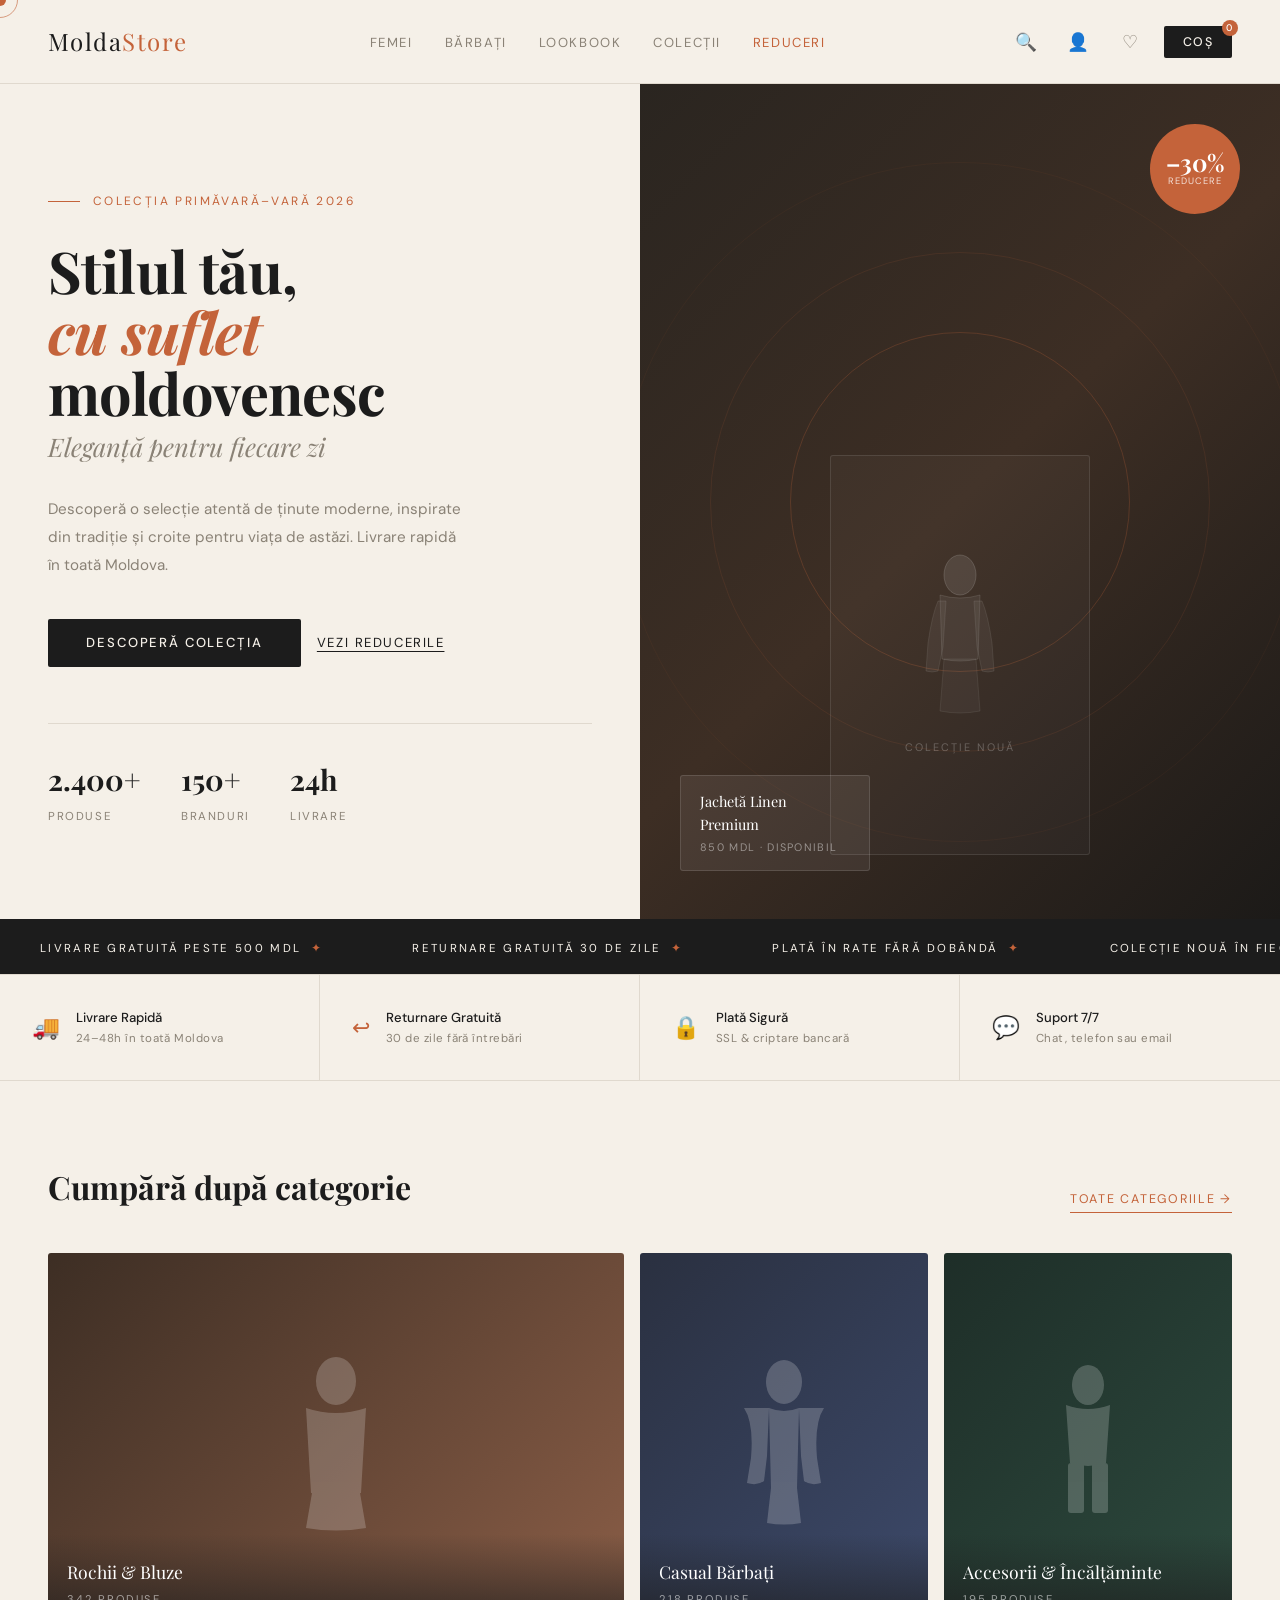
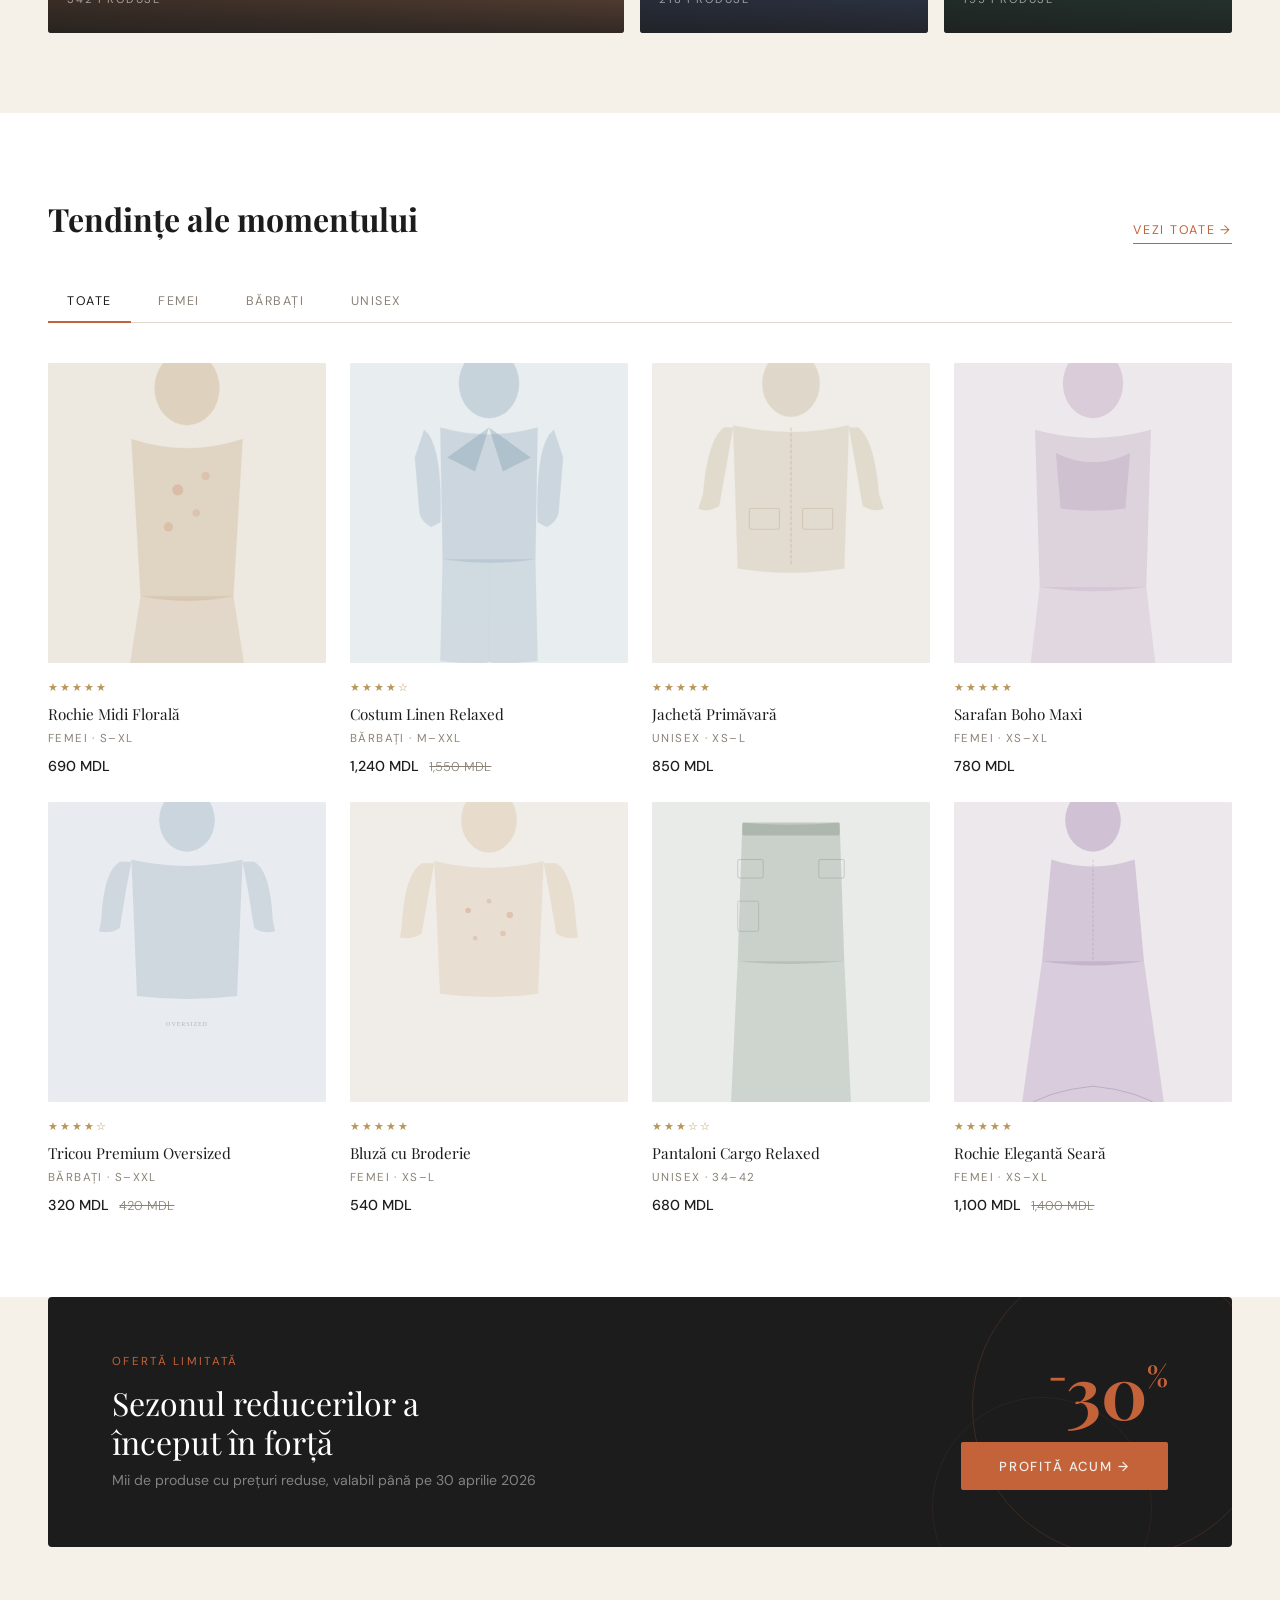
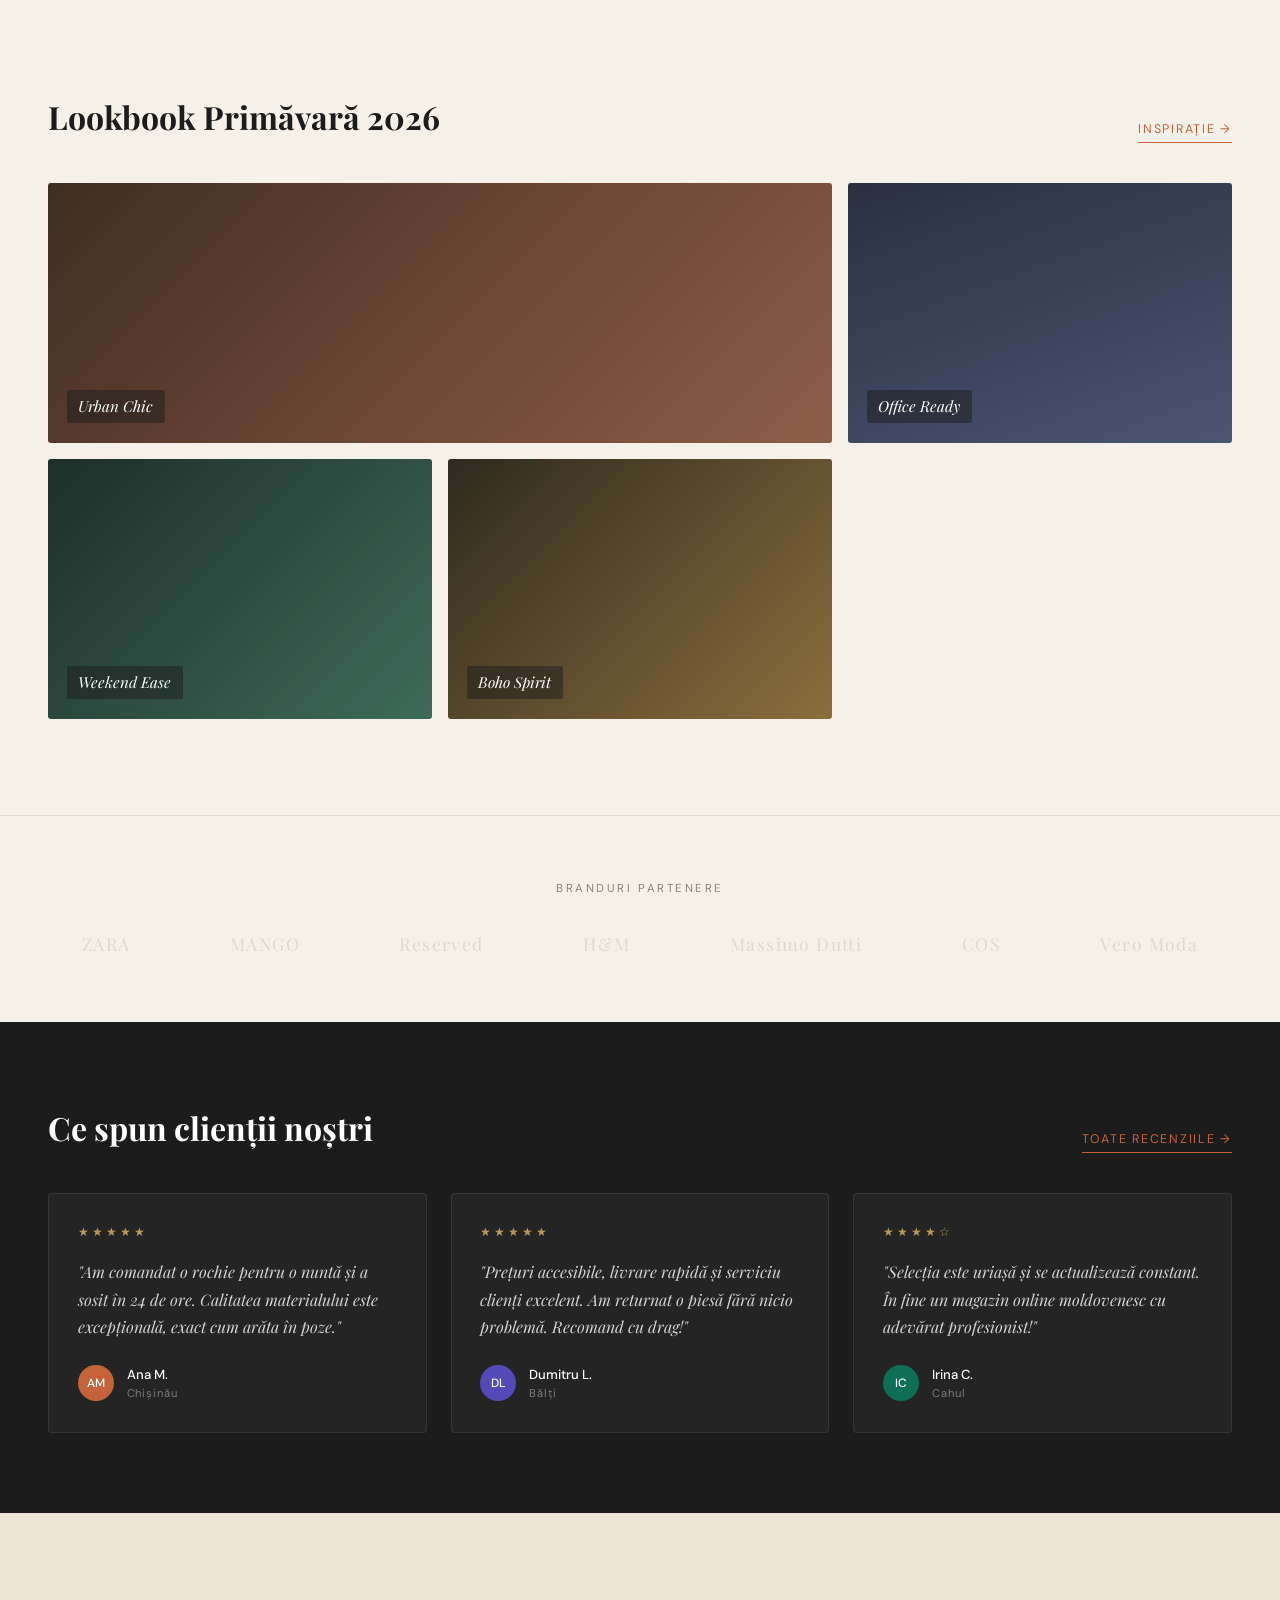
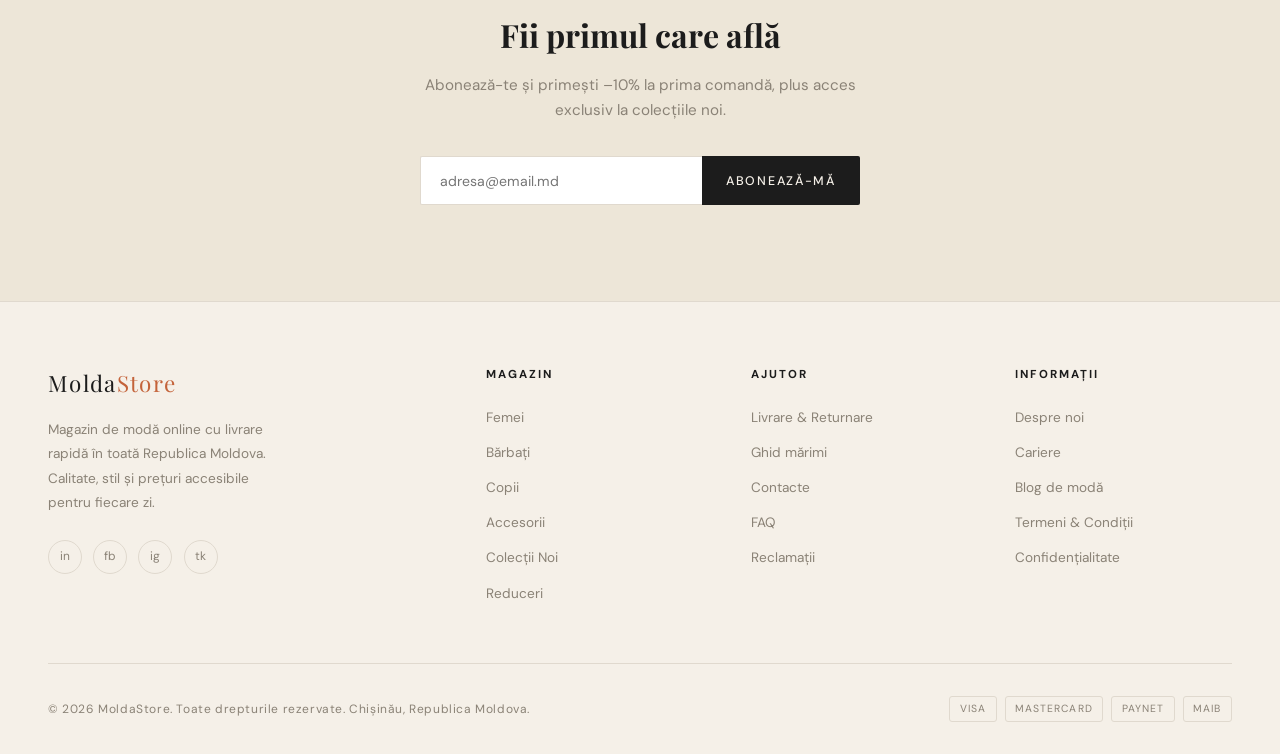
<file: index.html>
<!DOCTYPE html>
<html lang="ro">
<head>
  <meta charset="UTF-8">
  <meta name="viewport" content="width=device-width, initial-scale=1.0">
  <title>MoldaStore — Modă cu Suflet Moldovenesc</title>

  <!-- Google Fonts -->
  <link href="https://fonts.googleapis.com/css2?family=Playfair+Display:ital,wght@0,400;0,700;1,400&family=DM+Sans:wght@300;400;500&display=swap" rel="stylesheet">

  <!-- Stylesheets -->
<link rel="stylesheet" href="css/base.css">
<link rel="stylesheet" href="css/components.css">
<link rel="stylesheet" href="css/layout.css">
<link rel="stylesheet" href="css/animations.css">
</head>
<body>

  <!-- ── CUSTOM CURSOR ── -->
  <div id="cursor"></div>
  <div id="cursor-ring"></div>

  <!-- ── SCROLL PROGRESS BAR ── -->
  <div id="scroll-progress"></div>

  <!-- ── SEARCH OVERLAY ── -->
  <div class="search-overlay" id="searchOverlay">
    <div class="search-box">
      <span class="search-label">Caută în colecție</span>
      <div class="search-input-wrap">
        <input class="search-input" id="searchInput" type="text" placeholder="Rochii, jachete, pantofi...">
        <button class="search-close" onclick="closeSearch()">✕</button>
      </div>
      <div class="search-suggestions">
        <p>Căutări populare</p>
        <div class="search-tags">
          <span class="search-tag" onclick="setSearch('rochii de vară')">rochii de vară</span>
          <span class="search-tag" onclick="setSearch('jachete linen')">jachete linen</span>
          <span class="search-tag" onclick="setSearch('pantaloni casual')">pantaloni casual</span>
          <span class="search-tag" onclick="setSearch('bluze florale')">bluze florale</span>
          <span class="search-tag" onclick="setSearch('sandale')">sandale</span>
        </div>
      </div>
    </div>
  </div>

  <!-- ── CART DRAWER ── -->
  <div class="cart-overlay" id="cartOverlay" onclick="closeCart()"></div>
  <div class="cart-drawer" id="cartDrawer">
    <div class="cart-header">
      <div class="cart-title">Coșul tău</div>
      <button class="cart-close" onclick="closeCart()">✕</button>
    </div>
    <div class="cart-body" id="cartBody">
      <div class="cart-empty">
        <div class="cart-empty-icon">🛍</div>
        <p>Coșul tău este gol.<br>Adaugă produse pentru a începe.</p>
      </div>
    </div>
    <div class="cart-footer">
      <div class="cart-subtotal">
        <span class="lbl">Total</span>
        <span class="amt" id="cartTotal">0 MDL</span>
      </div>
      <button class="btn-checkout" onclick="showToast('Redirecționare spre plată...')">
        Finalizează comanda →
      </button>
    </div>
  </div>

  <!-- ── TOAST NOTIFICATION ── -->
  <div class="toast" id="toast">
    <span class="toast-icon">✓</span>
    <span id="toastMsg">Produs adăugat în coș</span>
  </div>

  <!-- ── BACK TO TOP ── -->
  <button id="back-top" onclick="scrollToTop()" title="Sus">↑</button>

  <!-- ════════════════════════════════════
       NAVIGATION
  ════════════════════════════════════ -->
  <nav id="mainNav">
    <a class="nav-logo" href="#hero">Molda<span>Store</span></a>
    <ul class="nav-links">
      <li><a href="#categories">Femei</a></li>
      <li><a href="#categories">Bărbați</a></li>
      <li><a href="#lookbook">Lookbook</a></li>
      <li><a href="#products">Colecții</a></li>
      <li><a href="#promo" class="nav-sale">Reduceri</a></li>
    </ul>
    <div class="nav-actions">
      <button class="nav-icon-btn" title="Căutare" onclick="openSearch()">🔍</button>
      <button class="nav-icon-btn" title="Cont">👤</button>
      <button class="nav-icon-btn" title="Favorite">♡</button>
      <button class="btn-cart-nav" onclick="openCart()">
        Coș
        <span class="cart-count" id="cartCount">0</span>
      </button>
    </div>
  </nav>

  <!-- ════════════════════════════════════
       HERO
  ════════════════════════════════════ -->
  <section class="hero" id="hero">
    <div class="hero-left">
      <div class="hero-eyebrow">Colecția Primăvară–Vară 2026</div>
      <h1 class="hero-title">
        Stilul tău,<br>
        <em>cu suflet</em><br>
        moldovenesc
      </h1>
      <p class="hero-sub">Eleganță pentru fiecare zi</p>
      <p class="hero-desc">
        Descoperă o selecție atentă de ținute moderne, inspirate din tradiție
        și croite pentru viața de astăzi. Livrare rapidă în toată Moldova.
      </p>
      <div class="hero-cta">
        <button class="btn-primary" onclick="document.getElementById('products').scrollIntoView({behavior:'smooth'})">
          Descoperă Colecția
        </button>
        <button class="btn-secondary" onclick="document.getElementById('promo').scrollIntoView({behavior:'smooth'})">
          Vezi Reducerile
        </button>
      </div>
      <div class="hero-stats">
        <div class="hero-stat"><span class="num">2.400+</span><span class="lbl">Produse</span></div>
        <div class="hero-stat"><span class="num">150+</span><span class="lbl">Branduri</span></div>
        <div class="hero-stat"><span class="num">24h</span><span class="lbl">Livrare</span></div>
      </div>
    </div>

    <div class="hero-right">
      <div class="hero-bg"></div>
      <div class="geo geo-a"></div>
      <div class="geo geo-b"></div>
      <div class="geo geo-c"></div>
      <div class="hero-badge">
        <span class="b1">–30%</span>
        <span class="b2">reducere</span>
      </div>
      <div class="hero-mannequin">
        <svg width="100" height="170" viewBox="0 0 100 170" fill="none">
          <ellipse cx="50" cy="22" rx="16" ry="20" fill="rgba(255,255,255,0.18)" stroke="rgba(255,255,255,0.35)" stroke-width="0.8"/>
          <path d="M28 48 Q22 62 18 90 L16 118 Q22 120 28 118 L33 94 L36 48Z" fill="rgba(255,255,255,0.1)" stroke="rgba(255,255,255,0.2)" stroke-width="0.8"/>
          <path d="M72 48 Q78 62 82 90 L84 118 Q78 120 72 118 L67 94 L64 48Z" fill="rgba(255,255,255,0.1)" stroke="rgba(255,255,255,0.2)" stroke-width="0.8"/>
          <path d="M30 42 Q50 48 70 42 L68 106 Q50 110 32 106Z" fill="rgba(255,255,255,0.12)" stroke="rgba(255,255,255,0.25)" stroke-width="0.8"/>
          <path d="M34 106 L30 158 Q50 162 70 158 L66 106Z" fill="rgba(255,255,255,0.08)" stroke="rgba(255,255,255,0.18)" stroke-width="0.8"/>
        </svg>
        <span class="img-lbl">Colecție nouă</span>
      </div>
      <div class="hero-float-tag">
        <div class="t1">Jachetă Linen Premium</div>
        <div class="t2">850 MDL · Disponibil</div>
      </div>
    </div>
  </section>

  <!-- ════════════════════════════════════
       MARQUEE
  ════════════════════════════════════ -->
  <div class="marquee-wrap">
    <div class="marquee-track">
      <span class="marquee-item">Livrare gratuită peste 500 MDL <span class="marquee-dot">✦</span></span>
      <span class="marquee-item">Returnare gratuită 30 de zile <span class="marquee-dot">✦</span></span>
      <span class="marquee-item">Plată în rate fără dobândă <span class="marquee-dot">✦</span></span>
      <span class="marquee-item">Colecție nouă în fiecare săptămână <span class="marquee-dot">✦</span></span>
      <span class="marquee-item">Livrare gratuită peste 500 MDL <span class="marquee-dot">✦</span></span>
      <span class="marquee-item">Returnare gratuită 30 de zile <span class="marquee-dot">✦</span></span>
      <span class="marquee-item">Plată în rate fără dobândă <span class="marquee-dot">✦</span></span>
      <span class="marquee-item">Colecție nouă în fiecare săptămână <span class="marquee-dot">✦</span></span>
    </div>
  </div>

  <!-- ════════════════════════════════════
       FEATURES STRIP
  ════════════════════════════════════ -->
  <div class="features-strip reveal">
    <div class="feature-item">
      <span class="feature-icon">🚚</span>
      <div class="feature-text">
        <div class="ft">Livrare Rapidă</div>
        <div class="fs">24–48h în toată Moldova</div>
      </div>
    </div>
    <div class="feature-item">
      <span class="feature-icon">↩</span>
      <div class="feature-text">
        <div class="ft">Returnare Gratuită</div>
        <div class="fs">30 de zile fără întrebări</div>
      </div>
    </div>
    <div class="feature-item">
      <span class="feature-icon">🔒</span>
      <div class="feature-text">
        <div class="ft">Plată Sigură</div>
        <div class="fs">SSL & criptare bancară</div>
      </div>
    </div>
    <div class="feature-item">
      <span class="feature-icon">💬</span>
      <div class="feature-text">
        <div class="ft">Suport 7/7</div>
        <div class="fs">Chat, telefon sau email</div>
      </div>
    </div>
  </div>

  <!-- ════════════════════════════════════
       CATEGORIES
  ════════════════════════════════════ -->
  <section class="section reveal" id="categories">
    <div class="section-header">
      <h2 class="section-title">Cumpără după categorie</h2>
      <a href="#" class="section-link">Toate categoriile →</a>
    </div>
    <div class="cat-grid">
      <div class="cat-card">
        <div class="cat-inner" style="background: linear-gradient(135deg,#3D2E24,#8B5E47); height:100%; width:100%; display:flex; align-items:center; justify-content:center;">
          <svg width="120" height="180" viewBox="0 0 120 180" opacity="0.2" fill="none">
            <ellipse cx="60" cy="28" rx="20" ry="24" fill="white"/>
            <path d="M30 55 Q60 65 90 55 L85 140 Q60 146 35 140Z" fill="white"/>
            <path d="M36 140 L30 175 Q60 180 90 175 L84 140Z" fill="white"/>
          </svg>
        </div>
        <div class="cat-overlay">
          <div class="cat-name">Rochii &amp; Bluze</div>
          <div class="cat-count">342 produse</div>
        </div>
        <div class="cat-arrow">↗</div>
      </div>

      <div class="cat-card">
        <div class="cat-inner" style="background: linear-gradient(135deg,#2A3040,#3D4A6B); height:100%; width:100%; display:flex; align-items:center; justify-content:center;">
          <svg width="110" height="170" viewBox="0 0 110 170" opacity="0.2" fill="none">
            <ellipse cx="55" cy="24" rx="18" ry="22" fill="white"/>
            <path d="M15 50 Q25 65 22 100 L18 125 Q28 128 35 123 L38 98 L40 50Z" fill="white"/>
            <path d="M95 50 Q85 65 88 100 L92 125 Q82 128 75 123 L72 98 L70 50Z" fill="white"/>
            <path d="M40 50 Q55 56 70 50 L68 130 Q55 134 42 130Z" fill="white"/>
            <path d="M42 130 L38 165 Q55 168 72 165 L68 130Z" fill="white"/>
          </svg>
        </div>
        <div class="cat-overlay">
          <div class="cat-name">Casual Bărbați</div>
          <div class="cat-count">218 produse</div>
        </div>
        <div class="cat-arrow">↗</div>
      </div>

      <div class="cat-card">
        <div class="cat-inner" style="background: linear-gradient(135deg,#1E2E28,#2D4A3E); height:100%; width:100%; display:flex; align-items:center; justify-content:center;">
          <svg width="100" height="160" viewBox="0 0 100 160" opacity="0.2" fill="none">
            <ellipse cx="50" cy="22" rx="16" ry="20" fill="white"/>
            <path d="M28 42 Q50 50 72 42 L68 100 Q50 106 32 100Z" fill="white"/>
            <rect x="30" y="100" width="16" height="50" rx="3" fill="white"/>
            <rect x="54" y="100" width="16" height="50" rx="3" fill="white"/>
          </svg>
        </div>
        <div class="cat-overlay">
          <div class="cat-name">Accesorii &amp; Încălțăminte</div>
          <div class="cat-count">195 produse</div>
        </div>
        <div class="cat-arrow">↗</div>
      </div>
    </div>
  </section>

  <!-- ════════════════════════════════════
       PRODUCTS
  ════════════════════════════════════ -->
  <section class="products-section reveal" id="products">
    <div class="section-header">
      <h2 class="section-title">Tendințe ale momentului</h2>
      <a href="#" class="section-link">Vezi toate →</a>
    </div>
    <div class="filter-tabs">
      <button class="filter-tab active" onclick="filterProducts('all', this)">Toate</button>
      <button class="filter-tab" onclick="filterProducts('femei', this)">Femei</button>
      <button class="filter-tab" onclick="filterProducts('barbati', this)">Bărbați</button>
      <button class="filter-tab" onclick="filterProducts('unisex', this)">Unisex</button>
    </div>
    <div class="prod-grid" id="prodGrid"></div>
  </section>

  <!-- ════════════════════════════════════
       PROMO BANNER
  ════════════════════════════════════ -->
  <div id="promo" class="reveal promo-wrapper">
    <div class="promo-banner">
      <div class="promo-deco promo-deco-1"></div>
      <div class="promo-deco promo-deco-2"></div>
      <div class="promo-left">
        <div class="promo-eyebrow">Ofertă Limitată</div>
        <div class="promo-title">Sezonul reducerilor a început în forță</div>
        <div class="promo-sub">Mii de produse cu prețuri reduse, valabil până pe 30 aprilie 2026</div>
      </div>
      <div class="promo-right">
        <div class="promo-num"><sup>–</sup>30<sup>%</sup></div>
        <button class="btn-primary btn-terracotta"
          onclick="document.getElementById('products').scrollIntoView({behavior:'smooth'})">
          Profită acum →
        </button>
      </div>
    </div>
  </div>

  <!-- ════════════════════════════════════
       LOOKBOOK
  ════════════════════════════════════ -->
  <section class="lookbook-section reveal" id="lookbook">
    <div class="section-header">
      <h2 class="section-title">Lookbook Primăvară 2026</h2>
      <a href="#" class="section-link">Inspirație →</a>
    </div>
    <div class="lookbook-grid">
      <div class="look-card span-2">
        <div class="look-inner" style="background: linear-gradient(135deg,#3D2E24,#6B4535,#8B5E47);"></div>
        <div class="look-label">Urban Chic</div>
      </div>
      <div class="look-card">
        <div class="look-inner" style="background: linear-gradient(160deg,#2A3040,#4A5572);"></div>
        <div class="look-label">Office Ready</div>
      </div>
      <div class="look-card">
        <div class="look-inner" style="background: linear-gradient(135deg,#1E2E28,#3D6B5A);"></div>
        <div class="look-label">Weekend Ease</div>
      </div>
      <div class="look-card">
        <div class="look-inner" style="background: linear-gradient(135deg,#2E2A1E,#8B6E3D);"></div>
        <div class="look-label">Boho Spirit</div>
      </div>
      <div class="look-card span-2">
        <div class="look-inner" style="background: linear-gradient(100deg,#3D1A2E,#8B3D62);"></div>
        <div class="look-label">Evening Glamour</div>
      </div>
    </div>
  </section>

  <!-- ════════════════════════════════════
       BRANDS
  ════════════════════════════════════ -->
  <div class="brands-section reveal">
    <div class="brands-title">Branduri partenere</div>
    <div class="brands-row">
      <span class="brand-item">ZARA</span>
      <span class="brand-item">MANGO</span>
      <span class="brand-item">Reserved</span>
      <span class="brand-item">H&amp;M</span>
      <span class="brand-item">Massimo Dutti</span>
      <span class="brand-item">COS</span>
      <span class="brand-item">Vero Moda</span>
    </div>
  </div>

  <!-- ════════════════════════════════════
       TESTIMONIALS
  ════════════════════════════════════ -->
  <section class="testimonials-section reveal">
    <div class="section-header">
      <h2 class="section-title">Ce spun clienții noștri</h2>
      <a href="#" class="section-link">Toate recenziile →</a>
    </div>
    <div class="testi-grid">
      <div class="testi-card">
        <div class="testi-stars">★★★★★</div>
        <div class="testi-text">"Am comandat o rochie pentru o nuntă și a sosit în 24 de ore. Calitatea materialului este excepțională, exact cum arăta în poze."</div>
        <div class="testi-author">
          <div class="testi-avatar">AM</div>
          <div><div class="testi-name">Ana M.</div><div class="testi-loc">Chișinău</div></div>
        </div>
      </div>
      <div class="testi-card">
        <div class="testi-stars">★★★★★</div>
        <div class="testi-text">"Prețuri accesibile, livrare rapidă și serviciu clienți excelent. Am returnat o piesă fără nicio problemă. Recomand cu drag!"</div>
        <div class="testi-author">
          <div class="testi-avatar" style="background:#534AB7;">DL</div>
          <div><div class="testi-name">Dumitru L.</div><div class="testi-loc">Bălți</div></div>
        </div>
      </div>
      <div class="testi-card">
        <div class="testi-stars">★★★★☆</div>
        <div class="testi-text">"Selecția este uriașă și se actualizează constant. În fine un magazin online moldovenesc cu adevărat profesionist!"</div>
        <div class="testi-author">
          <div class="testi-avatar" style="background:#0F6E56;">IC</div>
          <div><div class="testi-name">Irina C.</div><div class="testi-loc">Cahul</div></div>
        </div>
      </div>
    </div>
  </section>

  <!-- ════════════════════════════════════
       NEWSLETTER
  ════════════════════════════════════ -->
  <section class="newsletter-section reveal">
    <h2 class="section-title">Fii primul care află</h2>
    <p class="newsletter-sub">Abonează-te și primești –10% la prima comandă, plus acces exclusiv la colecțiile noi.</p>
    <div class="newsletter-form">
      <input class="newsletter-input" id="emailInput" type="email" placeholder="adresa@email.md">
      <button class="newsletter-btn" onclick="subscribeNewsletter()">Abonează-mă</button>
    </div>
  </section>

  <!-- ════════════════════════════════════
       FOOTER
  ════════════════════════════════════ -->
  <footer>
    <div class="footer-grid">
      <div>
        <a class="footer-logo" href="#">Molda<span>Store</span></a>
        <p class="footer-desc">Magazin de modă online cu livrare rapidă în toată Republica Moldova. Calitate, stil și prețuri accesibile pentru fiecare zi.</p>
        <div class="footer-social">
          <a href="#" class="social-link">in</a>
          <a href="#" class="social-link">fb</a>
          <a href="#" class="social-link">ig</a>
          <a href="#" class="social-link">tk</a>
        </div>
      </div>
      <div class="footer-col">
        <h4>Magazin</h4>
        <ul>
          <li><a href="#">Femei</a></li>
          <li><a href="#">Bărbați</a></li>
          <li><a href="#">Copii</a></li>
          <li><a href="#">Accesorii</a></li>
          <li><a href="#">Colecții Noi</a></li>
          <li><a href="#">Reduceri</a></li>
        </ul>
      </div>
      <div class="footer-col">
        <h4>Ajutor</h4>
        <ul>
          <li><a href="#">Livrare &amp; Returnare</a></li>
          <li><a href="#">Ghid mărimi</a></li>
          <li><a href="#">Contacte</a></li>
          <li><a href="#">FAQ</a></li>
          <li><a href="#">Reclamații</a></li>
        </ul>
      </div>
      <div class="footer-col">
        <h4>Informații</h4>
        <ul>
          <li><a href="#">Despre noi</a></li>
          <li><a href="#">Cariere</a></li>
          <li><a href="#">Blog de modă</a></li>
          <li><a href="#">Termeni &amp; Condiții</a></li>
          <li><a href="#">Confidențialitate</a></li>
        </ul>
      </div>
    </div>
    <div class="footer-bottom">
      <p>© 2026 MoldaStore. Toate drepturile rezervate. Chișinău, Republica Moldova.</p>
      <div class="footer-payments">
        <span class="pay-badge">Visa</span>
        <span class="pay-badge">Mastercard</span>
        <span class="pay-badge">PayNet</span>
        <span class="pay-badge">Maib</span>
      </div>
    </div>
  </footer>

  <!-- ── JavaScript ── -->
<script src="js/data.js"></script>
<script src="js/ui.js"></script>
<script src="js/cart.js"></script>
<script src="js/main.js"></script>

</body>
</html>
</file>
<file: css/base.css>
/* ============================================================
   base.css — Reset, CSS Variables, Typography, Global Styles
   MoldaStore
   ============================================================ */

/* ── RESET ── */
*, *::before, *::after {
  box-sizing: border-box;
  margin: 0;
  padding: 0;
}
#scroll-progress {
    position: fixed;
    top: 0;
    left: 0;
    width: 0%;
    height: 5px;
    background: red;
    z-index: 9999;
}
/* ── CSS VARIABLES ── */
:root {
  --cream:            #F5F0E8;
  --cream-dark:       #EDE6D8;
  --charcoal:         #1C1C1C;
  --charcoal-light:   #2E2E2E;
  --terracotta:       #C4633A;
  --terracotta-dark:  #A0502E;
  --warm-gray:        #8A8276;
  --light-border:     #E0D9CE;
  --gold:             #B8965A;
  --white:            #ffffff;

  --font-display: 'Playfair Display', serif;
  --font-body:    'DM Sans', sans-serif;

  --transition-fast:   0.15s ease;
  --transition-normal: 0.25s ease;
  --transition-slow:   0.4s ease;
}

/* ── BASE ── */
html {
  scroll-behavior: smooth;
}

body {
  font-family: var(--font-body);
  background: var(--cream);
  color: var(--charcoal);
  overflow-x: hidden;
  cursor: none;
  line-height: 1.6;
}

a {
  text-decoration: none;
  color: inherit;
}

ul {
  list-style: none;
}

img {
  display: block;
  max-width: 100%;
}

button {
  font-family: var(--font-body);
  cursor: none;
}

/* ── CUSTOM CURSOR ── */
#cursor {
  width: 12px;
  height: 12px;
  background: var(--terracotta);
  border-radius: 50%;
  position: fixed;
  top: 0;
  left: 0;
  pointer-events: none;
  z-index: 9999;
  transition: transform var(--transition-fast), background 0.2s;
  transform: translate(-50%, -50%);
}

#cursor-ring {
  width: 36px;
  height: 36px;
  border: 1px solid var(--terracotta);
  border-radius: 50%;
  position: fixed;
  top: 0;
  left: 0;
  pointer-events: none;
  z-index: 9998;
  transition: transform 0.35s ease, width 0.2s, height 0.2s, opacity 0.2s;
  transform: translate(-50%, -50%);
  opacity: 0.6;
}

body.cursor-hover #cursor {
  transform: translate(-50%, -50%) scale(2.5);
  background: var(--charcoal);
}

body.cursor-hover #cursor-ring {
  width: 60px;
  height: 60px;
  opacity: 0.2;
}

/* ── SCROLL PROGRESS BAR ── */
#scroll-progress {
  position: fixed;
  top: 0;
  left: 0;
  height: 2px;
  background: var(--terracotta);
  z-index: 1000;
  width: 0%;
  transition: width 0.1s;
}

/* ── BACK TO TOP ── */
#back-top {
  position: fixed;
  bottom: 2rem;
  left: 2rem;
  width: 42px;
  height: 42px;
  border-radius: 50%;
  background: var(--charcoal);
  border: none;
  color: var(--cream);
  font-size: 1rem;
  cursor: none;
  display: flex;
  align-items: center;
  justify-content: center;
  opacity: 0;
  transform: translateY(20px);
  transition: opacity 0.3s, transform 0.3s, background 0.2s;
  z-index: 400;
}

#back-top.visible {
  opacity: 1;
  transform: translateY(0);
}

#back-top:hover {
  background: var(--terracotta);
}

/* ── SHARED SECTION STYLES ── */
.section {
  padding: 5rem 3rem;
}

.section-header {
  display: flex;
  justify-content: space-between;
  align-items: flex-end;
  margin-bottom: 2.5rem;
}

.section-title {
  font-family: var(--font-display);
  font-size: 2rem;
  font-weight: 700;
}

.section-link {
  font-size: 0.78rem;
  letter-spacing: 0.14em;
  text-transform: uppercase;
  color: var(--terracotta);
  border-bottom: 1px solid var(--terracotta);
  padding-bottom: 2px;
  cursor: none;
  transition: opacity var(--transition-normal);
}

.section-link:hover {
  opacity: 0.7;
}

/* ── SHARED BUTTONS ── */
.btn-primary {
  background: var(--charcoal);
  color: var(--cream);
  border: none;
  padding: 0.95rem 2.4rem;
  font-size: 0.82rem;
  font-weight: 500;
  letter-spacing: 0.14em;
  text-transform: uppercase;
  cursor: none;
  border-radius: 2px;
  transition: background var(--transition-normal), transform var(--transition-fast);
}

.btn-primary:hover {
  background: var(--terracotta);
  transform: translateY(-1px);
}

.btn-secondary {
  font-size: 0.82rem;
  letter-spacing: 0.12em;
  text-transform: uppercase;
  color: var(--charcoal);
  background: none;
  border: none;
  cursor: none;
  text-decoration: underline;
  text-underline-offset: 4px;
  transition: color var(--transition-normal);
}

.btn-secondary:hover {
  color: var(--terracotta);
}

.btn-terracotta {
  background: var(--terracotta) !important;
  color: var(--cream) !important;
}

.btn-terracotta:hover {
  background: var(--terracotta-dark) !important;
}
</file>
<file: css/components.css>
/* ============================================================
   components.css — UI Components
   MoldaStore
   ============================================================ */

/* ══════════════════════════════════════
   NAVIGATION
══════════════════════════════════════ */
nav {
  display: flex;
  justify-content: space-between;
  align-items: center;
  padding: 1.4rem 3rem;
  border-bottom: 0.5px solid var(--light-border);
  background: var(--cream);
  position: sticky;
  top: 0;
  z-index: 500;
  transition: box-shadow 0.3s;
}

nav.scrolled {
  box-shadow: 0 2px 20px rgba(0, 0, 0, 0.07);
}

.nav-logo {
  font-family: var(--font-display);
  font-size: 1.5rem;
  letter-spacing: 0.06em;
  color: var(--charcoal);
}

.nav-logo span {
  color: var(--terracotta);
}

.nav-links {
  display: flex;
  gap: 2rem;
}

.nav-links a {
  font-size: 0.82rem;
  font-weight: 400;
  letter-spacing: 0.12em;
  text-transform: uppercase;
  color: var(--warm-gray);
  transition: color var(--transition-normal);
  position: relative;
}

.nav-links a::after {
  content: '';
  position: absolute;
  bottom: -3px;
  left: 0;
  width: 0;
  height: 1px;
  background: var(--terracotta);
  transition: width 0.25s;
}

.nav-links a:hover {
  color: var(--charcoal);
}

.nav-links a:hover::after {
  width: 100%;
}

.nav-sale {
  color: var(--terracotta) !important;
}

.nav-actions {
  display: flex;
  gap: 1rem;
  align-items: center;
}

.nav-icon-btn {
  background: none;
  border: none;
  cursor: none;
  color: var(--warm-gray);
  font-size: 1.1rem;
  width: 36px;
  height: 36px;
  display: flex;
  align-items: center;
  justify-content: center;
  border-radius: 50%;
  transition: background var(--transition-normal), color var(--transition-normal);
}

.nav-icon-btn:hover {
  background: var(--cream-dark);
  color: var(--charcoal);
}

.btn-cart-nav {
  background: var(--charcoal);
  color: var(--cream) !important;
  border: none;
  padding: 0.5rem 1.2rem;
  font-size: 0.78rem;
  font-weight: 500;
  letter-spacing: 0.1em;
  text-transform: uppercase;
  cursor: none;
  border-radius: 2px;
  transition: background var(--transition-normal);
  position: relative;
}

.btn-cart-nav:hover {
  background: var(--terracotta);
}

.cart-count {
  position: absolute;
  top: -6px;
  right: -6px;
  background: var(--terracotta);
  color: #fff;
  font-size: 0.6rem;
  width: 16px;
  height: 16px;
  border-radius: 50%;
  display: flex;
  align-items: center;
  justify-content: center;
}

/* ══════════════════════════════════════
   MARQUEE
══════════════════════════════════════ */
.marquee-wrap {
  background: var(--charcoal);
  color: var(--cream);
  padding: 0.9rem 0;
  overflow: hidden;
  white-space: nowrap;
}

.marquee-track {
  display: inline-block;
  animation: marquee 20s linear infinite;
}

.marquee-item {
  display: inline-block;
  font-size: 0.72rem;
  letter-spacing: 0.2em;
  text-transform: uppercase;
  padding: 0 2.5rem;
}

.marquee-dot {
  color: var(--terracotta);
  margin: 0 0.3rem;
}

/* ══════════════════════════════════════
   FEATURES STRIP
══════════════════════════════════════ */
.features-strip {
  display: grid;
  grid-template-columns: repeat(4, 1fr);
  border-top: 0.5px solid var(--light-border);
  border-bottom: 0.5px solid var(--light-border);
}

.feature-item {
  padding: 2rem;
  display: flex;
  align-items: center;
  gap: 1rem;
  border-right: 0.5px solid var(--light-border);
}

.feature-item:last-child {
  border-right: none;
}

.feature-icon {
  font-size: 1.4rem;
  color: var(--terracotta);
  flex-shrink: 0;
}

.feature-text .ft {
  font-size: 0.82rem;
  font-weight: 500;
  color: var(--charcoal);
  margin-bottom: 0.15rem;
}

.feature-text .fs {
  font-size: 0.72rem;
  color: var(--warm-gray);
  letter-spacing: 0.04em;
}

/* ══════════════════════════════════════
   PRODUCT CARDS
══════════════════════════════════════ */
.products-section {
  background: var(--white);
  padding: 5rem 3rem;
}

.filter-tabs {
  display: flex;
  gap: 0.5rem;
  margin-bottom: 2.5rem;
  border-bottom: 0.5px solid var(--light-border);
}

.filter-tab {
  font-size: 0.78rem;
  letter-spacing: 0.12em;
  text-transform: uppercase;
  color: var(--warm-gray);
  background: none;
  border: none;
  padding: 0.6rem 1.2rem 0.8rem;
  cursor: none;
  position: relative;
  transition: color var(--transition-normal);
}

.filter-tab::after {
  content: '';
  position: absolute;
  bottom: -0.5px;
  left: 0;
  right: 0;
  height: 2px;
  background: var(--terracotta);
  transform: scaleX(0);
  transition: transform 0.25s;
}

.filter-tab.active {
  color: var(--charcoal);
}

.filter-tab.active::after {
  transform: scaleX(1);
}

.filter-tab:hover {
  color: var(--charcoal);
}

.prod-grid {
  display: grid;
  grid-template-columns: repeat(4, 1fr);
  gap: 1.5rem;
}

.prod-card {
  cursor: none;
}

.prod-img-wrap {
  height: 300px;
  border-radius: 2px;
  margin-bottom: 1rem;
  position: relative;
  overflow: hidden;
  display: flex;
  align-items: center;
  justify-content: center;
  transition: transform 0.35s;
}

.prod-card:hover .prod-img-wrap {
  transform: translateY(-4px);
}

.prod-tag {
  position: absolute;
  top: 0.75rem;
  left: 0.75rem;
  font-size: 0.62rem;
  letter-spacing: 0.14em;
  text-transform: uppercase;
  padding: 0.25rem 0.6rem;
  border-radius: 2px;
  color: #fff;
}

.tag-new  { background: var(--terracotta); }
.tag-sale { background: var(--charcoal); }
.tag-hot  { background: var(--gold); }

.prod-wishlist {
  position: absolute;
  top: 0.75rem;
  right: 0.75rem;
  width: 30px;
  height: 30px;
  border-radius: 50%;
  background: rgba(255, 255, 255, 0.9);
  border: none;
  display: flex;
  align-items: center;
  justify-content: center;
  font-size: 0.9rem;
  cursor: none;
  opacity: 0;
  transform: scale(0.8);
  transition: opacity var(--transition-normal), transform var(--transition-normal);
}

.prod-card:hover .prod-wishlist {
  opacity: 1;
  transform: scale(1);
}

.prod-add {
  position: absolute;
  bottom: 0;
  left: 0;
  right: 0;
  background: rgba(28, 28, 28, 0.9);
  color: #fff;
  border: none;
  padding: 0.7rem;
  font-size: 0.72rem;
  letter-spacing: 0.14em;
  text-transform: uppercase;
  cursor: none;
  transform: translateY(100%);
  transition: transform 0.25s;
}

.prod-card:hover .prod-add {
  transform: translateY(0);
}

.prod-name  { font-family: var(--font-display); font-size: 0.95rem; margin-bottom: 0.25rem; }
.prod-style { font-size: 0.72rem; letter-spacing: 0.12em; text-transform: uppercase; color: var(--warm-gray); margin-bottom: 0.4rem; }
.prod-price { font-size: 0.9rem; font-weight: 500; }
.prod-price .old { color: var(--warm-gray); text-decoration: line-through; font-weight: 300; margin-left: 0.4rem; font-size: 0.8rem; }
.prod-stars { font-size: 0.7rem; color: var(--gold); letter-spacing: 2px; margin-bottom: 0.3rem; }

/* ══════════════════════════════════════
   TESTIMONIALS
══════════════════════════════════════ */
.testimonials-section {
  background: var(--charcoal);
  padding: 5rem 3rem;
}

.testimonials-section .section-title { color: #fff; }
.testimonials-section .section-link  { color: var(--terracotta); border-bottom-color: var(--terracotta); }

.testi-grid {
  display: grid;
  grid-template-columns: repeat(3, 1fr);
  gap: 1.5rem;
}

.testi-card {
  background: rgba(255, 255, 255, 0.04);
  border: 0.5px solid rgba(255, 255, 255, 0.08);
  border-radius: 4px;
  padding: 1.8rem;
  transition: background var(--transition-normal);
}

.testi-card:hover {
  background: rgba(255, 255, 255, 0.07);
}

.testi-stars {
  color: var(--gold);
  font-size: 0.75rem;
  letter-spacing: 3px;
  margin-bottom: 1rem;
}

.testi-text {
  font-family: var(--font-display);
  font-style: italic;
  font-size: 1rem;
  color: rgba(255, 255, 255, 0.8);
  line-height: 1.7;
  margin-bottom: 1.5rem;
}

.testi-author {
  display: flex;
  align-items: center;
  gap: 0.8rem;
}

.testi-avatar {
  width: 36px;
  height: 36px;
  border-radius: 50%;
  background: var(--terracotta);
  display: flex;
  align-items: center;
  justify-content: center;
  font-size: 0.75rem;
  font-weight: 500;
  color: #fff;
  flex-shrink: 0;
}

.testi-name { font-size: 0.82rem; font-weight: 500; color: #fff; }
.testi-loc  { font-size: 0.7rem; color: rgba(255, 255, 255, 0.4); letter-spacing: 0.08em; }

/* ══════════════════════════════════════
   NEWSLETTER
══════════════════════════════════════ */
.newsletter-section {
  padding: 6rem 3rem;
  display: flex;
  align-items: center;
  justify-content: center;
  background: var(--cream-dark);
  text-align: center;
  flex-direction: column;
}

.newsletter-section .section-title {
  margin-bottom: 0.8rem;
}

.newsletter-sub {
  font-size: 0.95rem;
  color: var(--warm-gray);
  margin-bottom: 2rem;
  max-width: 460px;
  line-height: 1.7;
}

.newsletter-form {
  display: flex;
  max-width: 440px;
  width: 100%;
}

.newsletter-input {
  flex: 1;
  padding: 0.9rem 1.2rem;
  border: 1px solid var(--light-border);
  border-right: none;
  background: var(--white);
  color: var(--charcoal);
  font-family: var(--font-body);
  font-size: 0.88rem;
  outline: none;
  border-radius: 2px 0 0 2px;
  transition: border-color var(--transition-normal);
}

.newsletter-input:focus {
  border-color: var(--terracotta);
}

.newsletter-btn {
  background: var(--charcoal);
  color: var(--cream);
  border: none;
  padding: 0.9rem 1.5rem;
  font-size: 0.78rem;
  font-weight: 500;
  letter-spacing: 0.14em;
  text-transform: uppercase;
  cursor: none;
  border-radius: 0 2px 2px 0;
  transition: background var(--transition-normal);
  white-space: nowrap;
}

.newsletter-btn:hover {
  background: var(--terracotta);
}

/* ══════════════════════════════════════
   BRANDS
══════════════════════════════════════ */
.brands-section {
  padding: 4rem 3rem;
  border-top: 0.5px solid var(--light-border);
}

.brands-title {
  font-size: 0.72rem;
  letter-spacing: 0.22em;
  text-transform: uppercase;
  color: var(--warm-gray);
  text-align: center;
  margin-bottom: 2rem;
}

.brands-row {
  display: flex;
  justify-content: space-around;
  align-items: center;
  gap: 2rem;
  flex-wrap: wrap;
}

.brand-item {
  font-family: var(--font-display);
  font-size: 1.1rem;
  letter-spacing: 0.08em;
  color: var(--light-border);
  transition: color var(--transition-normal);
  cursor: none;
}

.brand-item:hover {
  color: var(--charcoal);
}

/* ══════════════════════════════════════
   CART DRAWER
══════════════════════════════════════ */
.cart-overlay {
  position: fixed;
  inset: 0;
  background: rgba(0, 0, 0, 0.4);
  z-index: 800;
  opacity: 0;
  pointer-events: none;
  transition: opacity 0.3s;
}

.cart-overlay.open {
  opacity: 1;
  pointer-events: all;
}

.cart-drawer {
  position: fixed;
  top: 0;
  right: 0;
  bottom: 0;
  width: 420px;
  background: var(--cream);
  z-index: 900;
  transform: translateX(100%);
  transition: transform 0.35s cubic-bezier(0.4, 0, 0.2, 1);
  display: flex;
  flex-direction: column;
}

.cart-drawer.open {
  transform: translateX(0);
}

.cart-header {
  padding: 1.5rem 2rem;
  border-bottom: 0.5px solid var(--light-border);
  display: flex;
  justify-content: space-between;
  align-items: center;
}

.cart-title {
  font-family: var(--font-display);
  font-size: 1.3rem;
}

.cart-close {
  background: none;
  border: none;
  cursor: none;
  font-size: 1.2rem;
  color: var(--warm-gray);
  width: 34px;
  height: 34px;
  border-radius: 50%;
  display: flex;
  align-items: center;
  justify-content: center;
  transition: background var(--transition-normal);
}

.cart-close:hover {
  background: var(--cream-dark);
}

.cart-body {
  flex: 1;
  overflow-y: auto;
  padding: 1.5rem 2rem;
}

.cart-empty {
  text-align: center;
  padding: 3rem 0;
}

.cart-empty-icon {
  font-size: 2.5rem;
  margin-bottom: 1rem;
  opacity: 0.3;
}

.cart-empty p {
  font-size: 0.88rem;
  color: var(--warm-gray);
  line-height: 1.7;
}

.cart-item {
  display: flex;
  gap: 1rem;
  padding: 1rem 0;
  border-bottom: 0.5px solid var(--light-border);
}

.cart-item-img {
  width: 70px;
  height: 90px;
  background: var(--cream-dark);
  border-radius: 2px;
  flex-shrink: 0;
  display: flex;
  align-items: center;
  justify-content: center;
  font-size: 1.2rem;
  opacity: 0.5;
}

.cart-item-info   { flex: 1; }
.cart-item-name   { font-family: var(--font-display); font-size: 0.9rem; margin-bottom: 0.2rem; }
.cart-item-meta   { font-size: 0.72rem; color: var(--warm-gray); letter-spacing: 0.08em; margin-bottom: 0.6rem; }

.cart-item-bottom {
  display: flex;
  align-items: center;
  justify-content: space-between;
}

.cart-item-qty {
  display: flex;
  align-items: center;
  gap: 0.5rem;
}

.qty-btn {
  width: 24px;
  height: 24px;
  border-radius: 50%;
  border: 0.5px solid var(--light-border);
  background: none;
  font-size: 0.9rem;
  cursor: none;
  display: flex;
  align-items: center;
  justify-content: center;
  transition: background var(--transition-fast);
}

.qty-btn:hover {
  background: var(--cream-dark);
}

.qty-num { font-size: 0.85rem; min-width: 20px; text-align: center; }

.cart-item-price { font-size: 0.9rem; font-weight: 500; }

.cart-item-remove {
  background: none;
  border: none;
  cursor: none;
  color: var(--warm-gray);
  font-size: 0.9rem;
  margin-left: 0.5rem;
  transition: color var(--transition-fast);
}

.cart-item-remove:hover {
  color: #c0392b;
}

.cart-footer {
  padding: 1.5rem 2rem;
  border-top: 0.5px solid var(--light-border);
}

.cart-subtotal {
  display: flex;
  justify-content: space-between;
  align-items: center;
  margin-bottom: 1.2rem;
}

.cart-subtotal .lbl {
  font-size: 0.82rem;
  color: var(--warm-gray);
  letter-spacing: 0.08em;
  text-transform: uppercase;
}

.cart-subtotal .amt {
  font-family: var(--font-display);
  font-size: 1.3rem;
  font-weight: 700;
}

.btn-checkout {
  width: 100%;
  background: var(--charcoal);
  color: var(--cream);
  border: none;
  padding: 1rem;
  font-size: 0.82rem;
  font-weight: 500;
  letter-spacing: 0.16em;
  text-transform: uppercase;
  cursor: none;
  border-radius: 2px;
  transition: background var(--transition-normal);
}

.btn-checkout:hover {
  background: var(--terracotta);
}

/* ══════════════════════════════════════
   SEARCH OVERLAY
══════════════════════════════════════ */
.search-overlay {
  position: fixed;
  inset: 0;
  background: rgba(28, 28, 28, 0.95);
  z-index: 700;
  opacity: 0;
  pointer-events: none;
  transition: opacity 0.25s;
  display: flex;
  align-items: flex-start;
  justify-content: center;
  padding-top: 12vh;
}

.search-overlay.open {
  opacity: 1;
  pointer-events: all;
}

.search-box {
  width: 100%;
  max-width: 600px;
  padding: 0 2rem;
}

.search-label {
  font-size: 0.72rem;
  letter-spacing: 0.2em;
  text-transform: uppercase;
  color: rgba(255, 255, 255, 0.35);
  margin-bottom: 1rem;
  display: block;
}

.search-input-wrap {
  position: relative;
}

.search-input {
  width: 100%;
  background: transparent;
  border: none;
  border-bottom: 1px solid rgba(255, 255, 255, 0.2);
  padding: 0.8rem 0;
  font-family: var(--font-display);
  font-size: 2.5rem;
  color: #fff;
  outline: none;
  transition: border-color var(--transition-normal);
}

.search-input:focus {
  border-bottom-color: var(--terracotta);
}

.search-input::placeholder {
  color: rgba(255, 255, 255, 0.15);
}

.search-close {
  position: absolute;
  top: 50%;
  right: 0;
  transform: translateY(-50%);
  background: none;
  border: none;
  color: rgba(255, 255, 255, 0.4);
  font-size: 1.5rem;
  cursor: none;
  transition: color var(--transition-normal);
}

.search-close:hover {
  color: #fff;
}

.search-suggestions {
  margin-top: 1.5rem;
}

.search-suggestions p {
  font-size: 0.72rem;
  letter-spacing: 0.16em;
  text-transform: uppercase;
  color: rgba(255, 255, 255, 0.3);
  margin-bottom: 0.8rem;
}

.search-tags {
  display: flex;
  gap: 0.5rem;
  flex-wrap: wrap;
}

.search-tag {
  background: rgba(255, 255, 255, 0.07);
  border: 0.5px solid rgba(255, 255, 255, 0.12);
  color: rgba(255, 255, 255, 0.6);
  font-size: 0.8rem;
  padding: 0.4rem 0.9rem;
  border-radius: 2px;
  cursor: none;
  transition: background var(--transition-fast);
}

.search-tag:hover {
  background: rgba(255, 255, 255, 0.12);
  color: #fff;
}

/* ══════════════════════════════════════
   TOAST NOTIFICATION
══════════════════════════════════════ */
.toast {
  position: fixed;
  bottom: 2rem;
  right: 2rem;
  background: var(--charcoal);
  color: var(--cream);
  padding: 0.9rem 1.5rem;
  border-radius: 3px;
  font-size: 0.82rem;
  letter-spacing: 0.05em;
  z-index: 1000;
  transform: translateY(100px);
  opacity: 0;
  transition: transform 0.35s, opacity 0.35s;
  display: flex;
  align-items: center;
  gap: 0.7rem;
  box-shadow: 0 8px 30px rgba(0, 0, 0, 0.2);
}

.toast.show {
  transform: translateY(0);
  opacity: 1;
}

.toast-icon {
  color: var(--terracotta);
  font-size: 0.9rem;
}

/* ══════════════════════════════════════
   FOOTER
══════════════════════════════════════ */
footer {
  padding: 4rem 3rem 2rem;
  border-top: 0.5px solid var(--light-border);
}

.footer-grid {
  display: grid;
  grid-template-columns: 1.8fr 1fr 1fr 1fr;
  gap: 3rem;
  margin-bottom: 3rem;
}

.footer-logo {
  font-family: var(--font-display);
  font-size: 1.4rem;
  letter-spacing: 0.06em;
  color: var(--charcoal);
  display: block;
  margin-bottom: 1rem;
}

.footer-logo span {
  color: var(--terracotta);
}

.footer-desc {
  font-size: 0.85rem;
  color: var(--warm-gray);
  line-height: 1.8;
  max-width: 230px;
  margin-bottom: 1.5rem;
}

.footer-social {
  display: flex;
  gap: 0.7rem;
}

.social-link {
  width: 34px;
  height: 34px;
  border-radius: 50%;
  border: 0.5px solid var(--light-border);
  display: flex;
  align-items: center;
  justify-content: center;
  font-size: 0.75rem;
  color: var(--warm-gray);
  cursor: none;
  transition: background var(--transition-normal), color var(--transition-normal), border-color var(--transition-normal);
}

.social-link:hover {
  background: var(--terracotta);
  border-color: var(--terracotta);
  color: #fff;
}

.footer-col h4 {
  font-size: 0.72rem;
  letter-spacing: 0.18em;
  text-transform: uppercase;
  color: var(--charcoal);
  margin-bottom: 1.2rem;
}

.footer-col ul li {
  margin-bottom: 0.6rem;
}

.footer-col ul li a {
  font-size: 0.85rem;
  color: var(--warm-gray);
  transition: color var(--transition-normal);
}

.footer-col ul li a:hover {
  color: var(--terracotta);
}

.footer-bottom {
  padding-top: 2rem;
  border-top: 0.5px solid var(--light-border);
  display: flex;
  justify-content: space-between;
  align-items: center;
}

.footer-bottom p {
  font-size: 0.75rem;
  color: var(--warm-gray);
  letter-spacing: 0.05em;
}

.footer-payments {
  display: flex;
  gap: 0.5rem;
}

.pay-badge {
  padding: 0.25rem 0.6rem;
  border: 0.5px solid var(--light-border);
  border-radius: 3px;
  font-size: 0.65rem;
  letter-spacing: 0.1em;
  text-transform: uppercase;
  color: var(--warm-gray);
}
</file>
<file: css/layout.css>
/* ============================================================
   layout.css — Page Sections & Layout Structure
   MoldaStore
   ============================================================ */

/* ══════════════════════════════════════
   HERO
══════════════════════════════════════ */
.hero {
  display: grid;
  grid-template-columns: 1fr 1fr;
  min-height: calc(100vh - 65px);
}

.hero-left {
  padding: 5rem 3rem 4rem;
  display: flex;
  flex-direction: column;
  justify-content: center;
  animation: fadeInLeft 0.9s ease both;
}

.hero-eyebrow {
  font-size: 0.75rem;
  letter-spacing: 0.2em;
  text-transform: uppercase;
  color: var(--terracotta);
  margin-bottom: 1.8rem;
  display: flex;
  align-items: center;
  gap: 0.8rem;
  animation: fadeInLeft 0.8s 0.1s ease both;
}

.hero-eyebrow::before {
  content: '';
  display: block;
  width: 32px;
  height: 1px;
  background: var(--terracotta);
}

.hero-title {
  font-family: var(--font-display);
  font-size: clamp(3rem, 4.5vw, 5.2rem);
  font-weight: 700;
  line-height: 1.06;
  letter-spacing: -0.01em;
  margin-bottom: 0.4rem;
  animation: fadeInLeft 0.8s 0.2s ease both;
}

.hero-title em {
  font-style: italic;
  color: var(--terracotta);
}

.hero-sub {
  font-family: var(--font-display);
  font-style: italic;
  font-size: clamp(1.2rem, 2vw, 2rem);
  color: var(--warm-gray);
  margin-bottom: 2rem;
  line-height: 1.3;
  animation: fadeInLeft 0.8s 0.3s ease both;
}

.hero-desc {
  font-size: 0.95rem;
  line-height: 1.85;
  color: var(--warm-gray);
  max-width: 420px;
  margin-bottom: 2.5rem;
  animation: fadeInLeft 0.8s 0.4s ease both;
}

.hero-cta {
  display: flex;
  gap: 1rem;
  align-items: center;
  animation: fadeInLeft 0.8s 0.5s ease both;
}

.hero-stats {
  display: flex;
  gap: 2.5rem;
  margin-top: 3.5rem;
  padding-top: 2rem;
  border-top: 0.5px solid var(--light-border);
  animation: fadeInLeft 0.8s 0.6s ease both;
}

.hero-stat .num {
  font-family: var(--font-display);
  font-size: 1.8rem;
  font-weight: 700;
  color: var(--charcoal);
  display: block;
}

.hero-stat .lbl {
  font-size: 0.72rem;
  letter-spacing: 0.14em;
  text-transform: uppercase;
  color: var(--warm-gray);
}

/* Hero Right Panel */
.hero-right {
  background: #2A2520;
  position: relative;
  overflow: hidden;
  display: flex;
  align-items: flex-end;
  justify-content: center;
  animation: fadeIn 1s 0.3s ease both;
}

.hero-bg {
  position: absolute;
  inset: 0;
  background: linear-gradient(135deg, #2A2520 0%, #3D2E24 50%, #1C1A18 100%);
}

.geo {
  position: absolute;
  border-radius: 50%;
  border: 0.5px solid rgba(196, 99, 58, 0.25);
}

.geo-a { width: 340px; height: 340px; top: 50%; left: 50%; transform: translate(-50%, -50%); }
.geo-b { width: 500px; height: 500px; top: 50%; left: 50%; transform: translate(-50%, -50%); border-color: rgba(196, 99, 58, 0.12); }
.geo-c { width: 680px; height: 680px; top: 50%; left: 50%; transform: translate(-50%, -50%); border-color: rgba(196, 99, 58, 0.06); }

.hero-badge {
  position: absolute;
  z-index: 3;
  top: 2.5rem;
  right: 2.5rem;
  width: 90px;
  height: 90px;
  border-radius: 50%;
  background: var(--terracotta);
  display: flex;
  flex-direction: column;
  align-items: center;
  justify-content: center;
  animation: spin-slow 20s linear infinite;
}

.hero-badge .b1 { font-family: var(--font-display); font-size: 1.5rem; font-weight: 700; color: #fff; line-height: 1; }
.hero-badge .b2 { font-size: 0.58rem; letter-spacing: 0.1em; text-transform: uppercase; color: rgba(255, 255, 255, 0.8); }

.hero-mannequin {
  position: relative;
  z-index: 2;
  width: 260px;
  height: 400px;
  margin-bottom: 4rem;
  background: rgba(255, 255, 255, 0.03);
  border-radius: 3px;
  border: 0.5px solid rgba(255, 255, 255, 0.1);
  display: flex;
  flex-direction: column;
  align-items: center;
  justify-content: center;
  gap: 0.5rem;
}

.hero-mannequin svg { opacity: 0.55; }

.img-lbl {
  font-size: 0.68rem;
  letter-spacing: 0.18em;
  text-transform: uppercase;
  color: rgba(255, 255, 255, 0.25);
  margin-top: 0.5rem;
}

.hero-float-tag {
  position: absolute;
  bottom: 3rem;
  left: 2.5rem;
  z-index: 3;
  background: rgba(245, 240, 232, 0.08);
  border: 0.5px solid rgba(255, 255, 255, 0.12);
  padding: 0.85rem 1.2rem;
  border-radius: 3px;
  max-width: 190px;
}

.hero-float-tag .t1 { font-family: var(--font-display); font-size: 0.9rem; color: #fff; margin-bottom: 0.2rem; }
.hero-float-tag .t2 { font-size: 0.68rem; letter-spacing: 0.12em; text-transform: uppercase; color: rgba(255, 255, 255, 0.45); }

/* ══════════════════════════════════════
   CATEGORIES GRID
══════════════════════════════════════ */
.cat-grid {
  display: grid;
  grid-template-columns: 2fr 1fr 1fr;
  gap: 1rem;
  height: 380px;
}

.cat-card {
  position: relative;
  overflow: hidden;
  border-radius: 3px;
  cursor: none;
}

.cat-inner {
  width: 100%;
  height: 100%;
  transition: transform 0.5s ease;
}

.cat-card:hover .cat-inner {
  transform: scale(1.04);
}

.cat-overlay {
  position: absolute;
  bottom: 0;
  left: 0;
  right: 0;
  padding: 1.5rem 1.2rem;
  background: linear-gradient(to top, rgba(28, 28, 28, 0.8) 0%, transparent 100%);
}

.cat-name  { font-family: var(--font-display); font-size: 1.1rem; color: #fff; margin-bottom: 0.25rem; }
.cat-count { font-size: 0.7rem; letter-spacing: 0.16em; text-transform: uppercase; color: rgba(255, 255, 255, 0.55); }

.cat-arrow {
  position: absolute;
  top: 1rem;
  right: 1rem;
  width: 32px;
  height: 32px;
  border-radius: 50%;
  background: rgba(255, 255, 255, 0.1);
  border: 0.5px solid rgba(255, 255, 255, 0.2);
  display: flex;
  align-items: center;
  justify-content: center;
  color: #fff;
  font-size: 0.8rem;
  opacity: 0;
  transform: translateY(-4px);
  transition: opacity 0.25s, transform 0.25s;
}

.cat-card:hover .cat-arrow {
  opacity: 1;
  transform: translateY(0);
}

/* ══════════════════════════════════════
   PROMO BANNER
══════════════════════════════════════ */
.promo-wrapper {
  padding: 0 3rem 4rem;
}

.promo-banner {
  background: var(--charcoal);
  border-radius: 4px;
  padding: 3.5rem 4rem;
  display: flex;
  justify-content: space-between;
  align-items: center;
  position: relative;
  overflow: hidden;
}

.promo-deco {
  position: absolute;
  border-radius: 50%;
  border: 0.5px solid rgba(196, 99, 58, 0.2);
}

.promo-deco-1 { width: 300px; height: 300px; right: -40px; top: -40px; }
.promo-deco-2 { width: 220px; height: 220px; right: 80px; bottom: -70px; border-color: rgba(196, 99, 58, 0.1); }

.promo-left       { position: relative; z-index: 2; }
.promo-eyebrow    { font-size: 0.72rem; letter-spacing: 0.2em; text-transform: uppercase; color: var(--terracotta); margin-bottom: 0.8rem; }
.promo-title      { font-family: var(--font-display); font-size: 2rem; color: #fff; max-width: 380px; line-height: 1.2; margin-bottom: 0.5rem; }
.promo-sub        { font-size: 0.88rem; color: rgba(255, 255, 255, 0.45); }

.promo-right {
  display: flex;
  flex-direction: column;
  align-items: flex-end;
  gap: 1rem;
  position: relative;
  z-index: 2;
}

.promo-num {
  font-family: var(--font-display);
  font-size: 4.5rem;
  font-weight: 700;
  color: var(--terracotta);
  line-height: 1;
}

.promo-num sup {
  font-size: 1.8rem;
  vertical-align: top;
  margin-top: 0.4rem;
  display: inline-block;
}

/* ══════════════════════════════════════
   LOOKBOOK
══════════════════════════════════════ */
.lookbook-section {
  padding: 5rem 3rem;
}

.lookbook-grid {
  display: grid;
  grid-template-columns: 1fr 1fr 1fr;
  grid-template-rows: 260px 260px;
  gap: 1rem;
}

.look-card {
  position: relative;
  overflow: hidden;
  border-radius: 3px;
  cursor: none;
  transition: transform 0.3s;
}

.look-card:hover {
  transform: scale(0.99);
}

.look-card.span-2 {
  grid-column: span 2;
}

.look-inner {
  width: 100%;
  height: 100%;
  transition: transform 0.5s;
}

.look-card:hover .look-inner {
  transform: scale(1.04);
}

.look-label {
  position: absolute;
  bottom: 1.2rem;
  left: 1.2rem;
  font-family: var(--font-display);
  font-style: italic;
  font-size: 0.95rem;
  color: #fff;
  background: rgba(28, 28, 28, 0.5);
  padding: 0.3rem 0.7rem;
  border-radius: 2px;
}
</file>
<file: css/animations.css>
/* ============================================================
   animations.css — Keyframes & Scroll Reveal
   MoldaStore
   ============================================================ */

/* ── KEYFRAMES ── */
@keyframes fadeInLeft {
  from { opacity: 0; transform: translateX(-30px); }
  to   { opacity: 1; transform: translateX(0); }
}

@keyframes fadeIn {
  from { opacity: 0; }
  to   { opacity: 1; }
}

@keyframes marquee {
  from { transform: translateX(0); }
  to   { transform: translateX(-50%); }
}

@keyframes spin-slow {
  from { transform: rotate(0deg); }
  to   { transform: rotate(360deg); }
}

/* ── SCROLL REVEAL ── */
.reveal {
  opacity: 0;
  transform: translateY(24px);
  transition: opacity 0.65s ease, transform 0.65s ease;
}

.reveal.visible {
  opacity: 1;
  transform: translateY(0);
}
</file>
